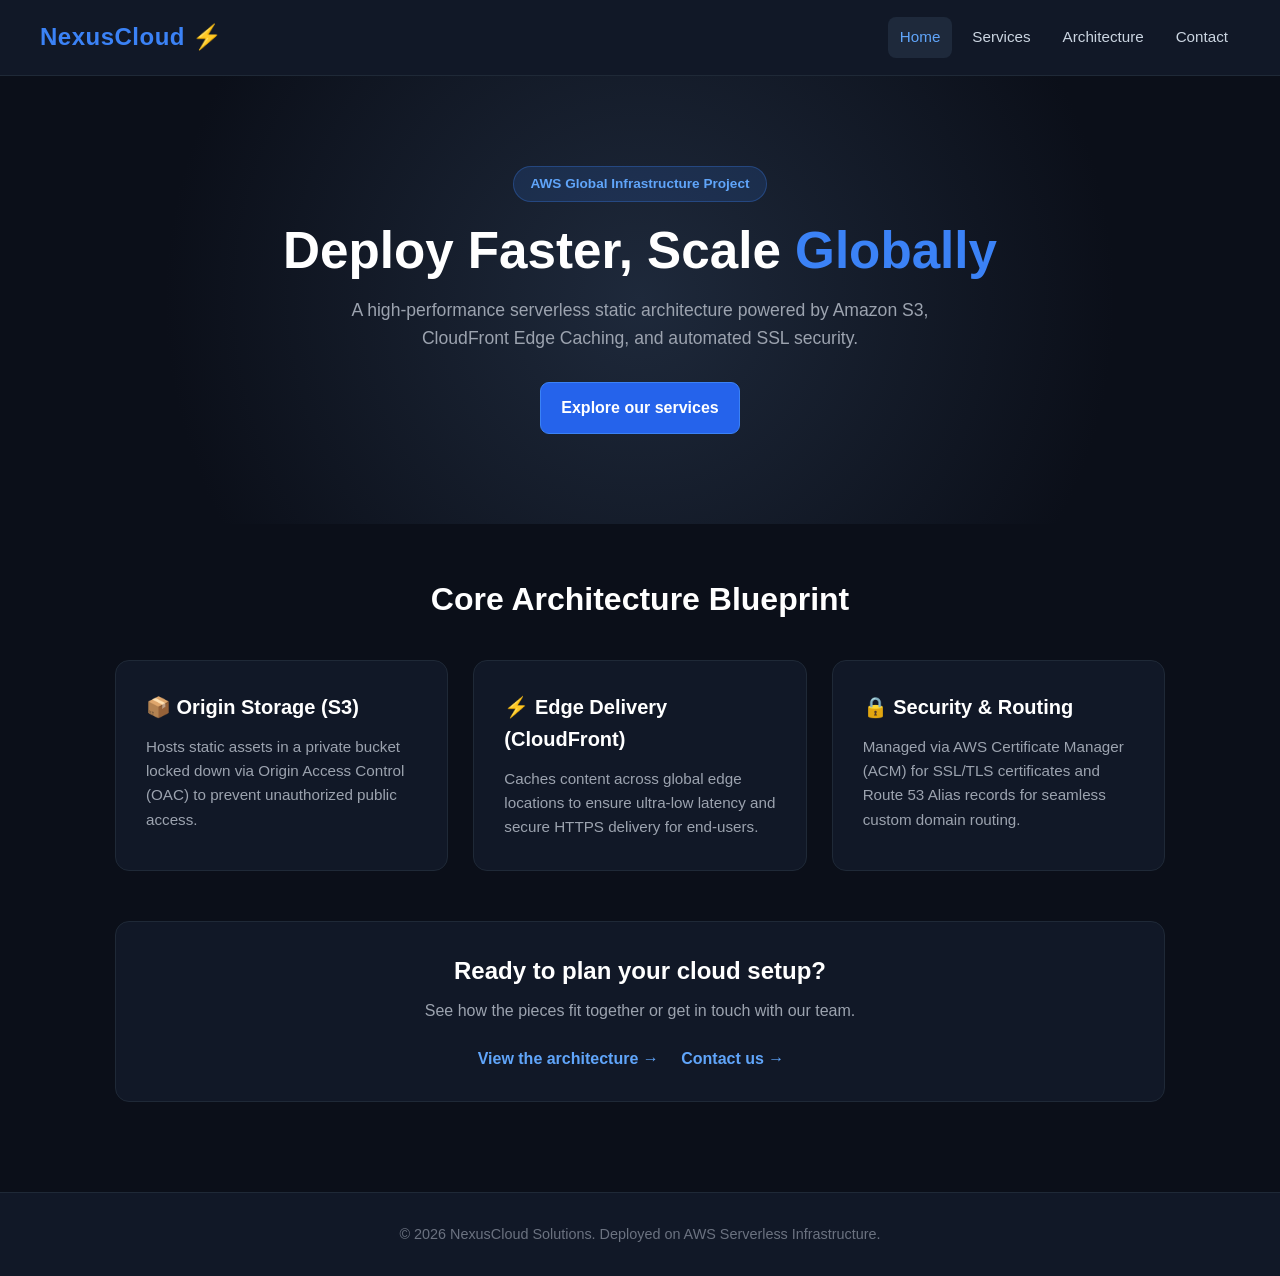
<file: index.html>
<!DOCTYPE html>
<html lang="en">
<head>
    <meta charset="UTF-8">
    <meta name="viewport" content="width=device-width, initial-scale=1.0">
    <title>NexusCloud | Scalable Infrastructure Solutions</title>
    <meta name="description" content="Explore NexusCloud's serverless cloud services, architecture, and AWS infrastructure solutions.">
    <link rel="stylesheet" href="styles.css">
</head>
<body>
    <header class="site-header">
        <a class="brand" href="index.html">NexusCloud <span aria-hidden="true">⚡</span></a>
        <nav class="site-nav" aria-label="Main navigation">
            <a href="index.html" aria-current="page">Home</a>
            <a href="services.html">Services</a>
            <a href="architecture.html">Architecture</a>
            <a href="contact.html">Contact</a>
        </nav>
    </header>

    <section class="hero">
        <div class="badge">AWS Global Infrastructure Project</div>
        <h1>Deploy Faster, Scale <span>Globally</span></h1>
        <p>A high-performance serverless static architecture powered by Amazon S3, CloudFront Edge Caching, and automated SSL security.</p>
        <a class="button" href="services.html">Explore our services</a>
    </section>

    <main class="container">
        <h2 class="section-title">Core Architecture Blueprint</h2>
        <div class="grid">
            <div class="card">
                <h3>📦 Origin Storage (S3)</h3>
                <p>Hosts static assets in a private bucket locked down via Origin Access Control (OAC) to prevent unauthorized public access.</p>
            </div>
            <div class="card">
                <h3>⚡ Edge Delivery (CloudFront)</h3>
                <p>Caches content across global edge locations to ensure ultra-low latency and secure HTTPS delivery for end-users.</p>
            </div>
            <div class="card">
                <h3>🔒 Security & Routing</h3>
                <p>Managed via AWS Certificate Manager (ACM) for SSL/TLS certificates and Route 53 Alias records for seamless custom domain routing.</p>
            </div>
        </div>
        <div class="page-cta">
            <h2>Ready to plan your cloud setup?</h2>
            <p>See how the pieces fit together or get in touch with our team.</p>
            <a class="text-link" href="architecture.html">View the architecture <span aria-hidden="true">→</span></a>
            <a class="text-link" href="contact.html">Contact us <span aria-hidden="true">→</span></a>
        </div>
    </main>

    <footer class="site-footer">
        <p>&copy; 2026 NexusCloud Solutions. Deployed on AWS Serverless Infrastructure.</p>
    </footer>
</body>
</html>
</file>
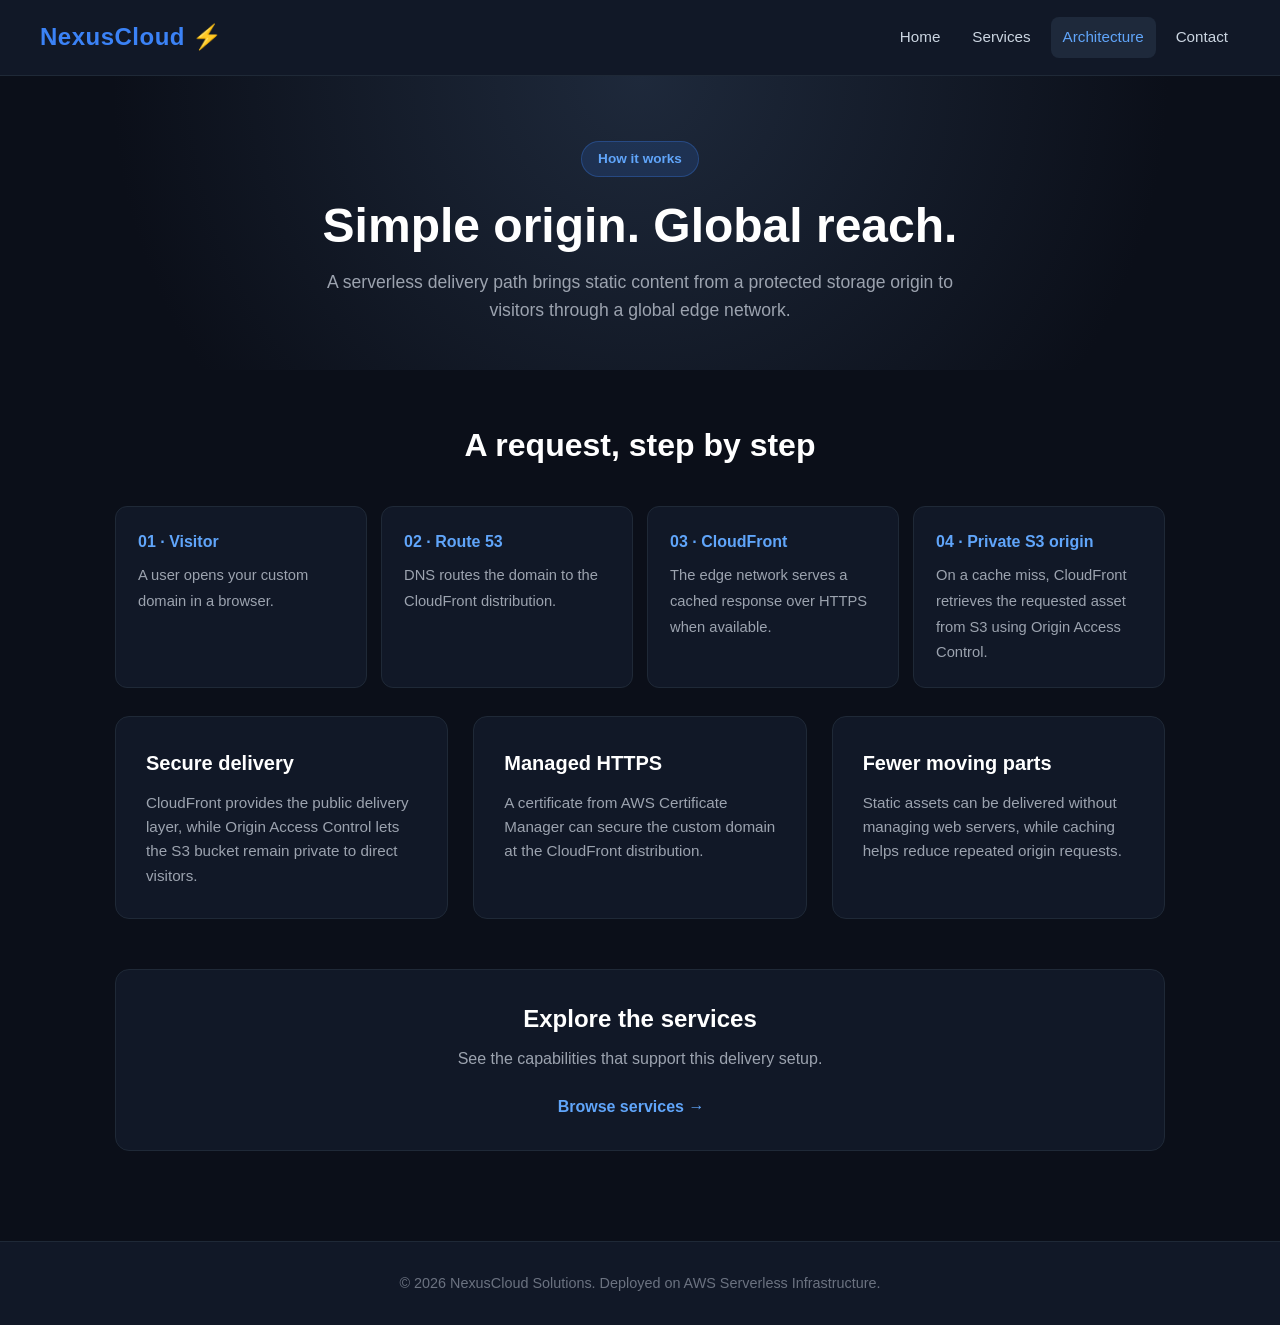
<file: architecture.html>
<!DOCTYPE html>
<html lang="en">
<head>
    <meta charset="UTF-8">
    <meta name="viewport" content="width=device-width, initial-scale=1.0">
    <meta name="description" content="Learn how NexusCloud's serverless AWS website architecture delivers static content securely around the world.">
    <title>Architecture | NexusCloud</title>
    <link rel="stylesheet" href="styles.css">
</head>
<body>
    <header class="site-header">
        <a class="brand" href="index.html">NexusCloud <span aria-hidden="true">⚡</span></a>
        <nav class="site-nav" aria-label="Main navigation">
            <a href="index.html">Home</a>
            <a href="services.html">Services</a>
            <a href="architecture.html" aria-current="page">Architecture</a>
            <a href="contact.html">Contact</a>
        </nav>
    </header>

    <main>
        <section class="page-intro">
            <div class="badge">How it works</div>
            <h1>Simple origin. Global reach.</h1>
            <p>A serverless delivery path brings static content from a protected storage origin to visitors through a global edge network.</p>
        </section>

        <section class="container">
            <h2 class="section-title">A request, step by step</h2>
            <ol class="architecture-flow">
                <li>
                    <strong>01 · Visitor</strong>
                    <span>A user opens your custom domain in a browser.</span>
                </li>
                <li>
                    <strong>02 · Route 53</strong>
                    <span>DNS routes the domain to the CloudFront distribution.</span>
                </li>
                <li>
                    <strong>03 · CloudFront</strong>
                    <span>The edge network serves a cached response over HTTPS when available.</span>
                </li>
                <li>
                    <strong>04 · Private S3 origin</strong>
                    <span>On a cache miss, CloudFront retrieves the requested asset from S3 using Origin Access Control.</span>
                </li>
            </ol>

            <div class="grid architecture-details">
                <article class="card">
                    <h3>Secure delivery</h3>
                    <p>CloudFront provides the public delivery layer, while Origin Access Control lets the S3 bucket remain private to direct visitors.</p>
                </article>
                <article class="card">
                    <h3>Managed HTTPS</h3>
                    <p>A certificate from AWS Certificate Manager can secure the custom domain at the CloudFront distribution.</p>
                </article>
                <article class="card">
                    <h3>Fewer moving parts</h3>
                    <p>Static assets can be delivered without managing web servers, while caching helps reduce repeated origin requests.</p>
                </article>
            </div>

            <div class="page-cta">
                <h2>Explore the services</h2>
                <p>See the capabilities that support this delivery setup.</p>
                <a class="text-link" href="services.html">Browse services <span aria-hidden="true">→</span></a>
            </div>
        </section>
    </main>

    <footer class="site-footer">
        <p>&copy; 2026 NexusCloud Solutions. Deployed on AWS Serverless Infrastructure.</p>
    </footer>
</body>
</html>
</file>
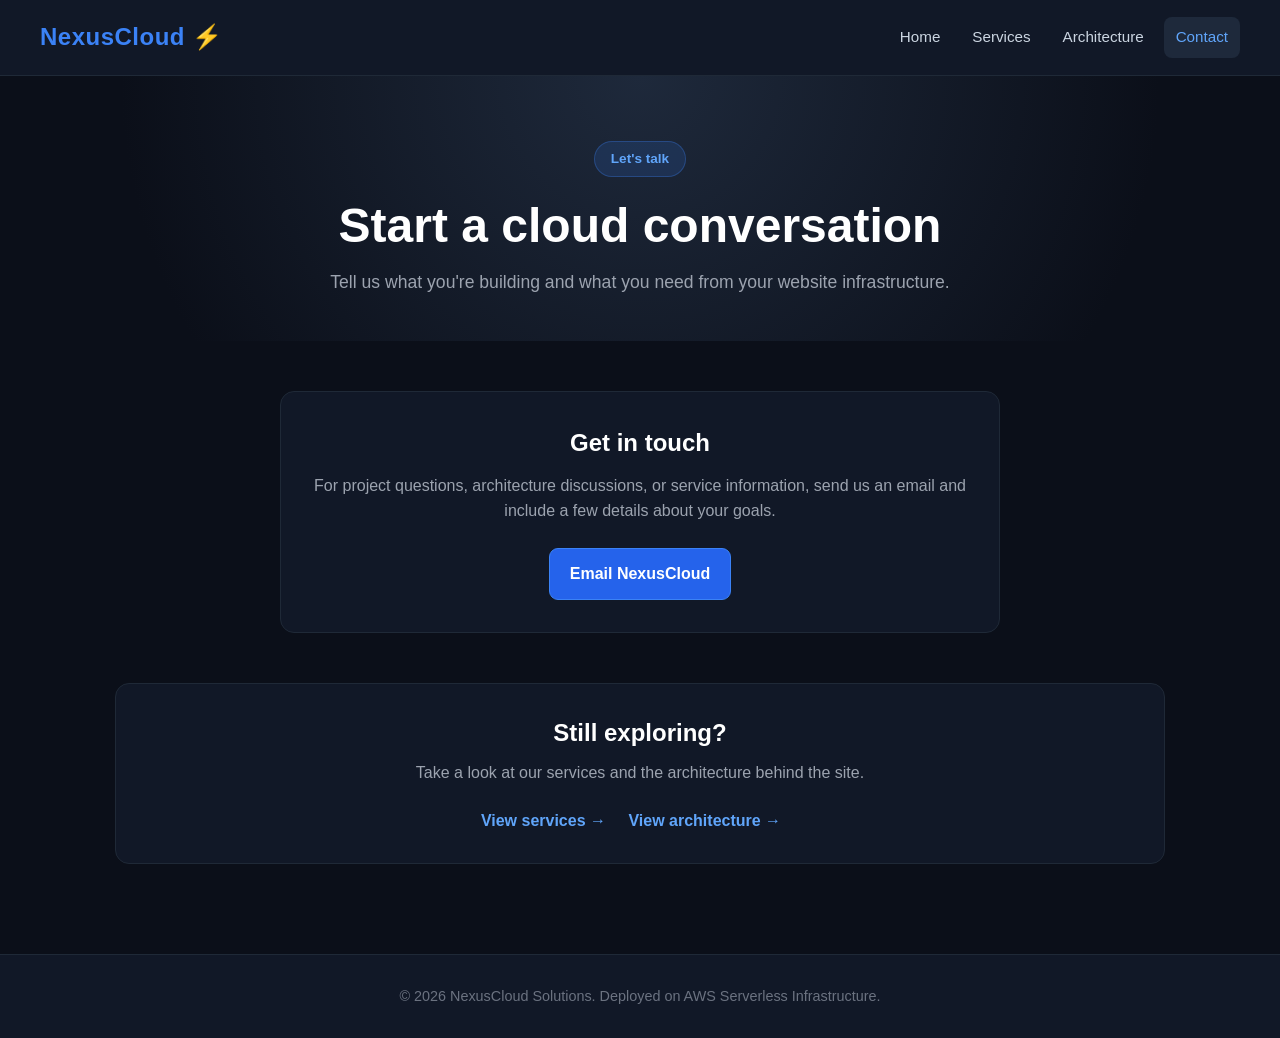
<file: contact.html>
<!DOCTYPE html>
<html lang="en">
<head>
    <meta charset="UTF-8">
    <meta name="viewport" content="width=device-width, initial-scale=1.0">
    <meta name="description" content="Contact NexusCloud to discuss your cloud website architecture and delivery needs.">
    <title>Contact | NexusCloud</title>
    <link rel="stylesheet" href="styles.css">
</head>
<body>
    <header class="site-header">
        <a class="brand" href="index.html">NexusCloud <span aria-hidden="true">⚡</span></a>
        <nav class="site-nav" aria-label="Main navigation">
            <a href="index.html">Home</a>
            <a href="services.html">Services</a>
            <a href="architecture.html">Architecture</a>
            <a href="contact.html" aria-current="page">Contact</a>
        </nav>
    </header>

    <main>
        <section class="page-intro">
            <div class="badge">Let's talk</div>
            <h1>Start a cloud conversation</h1>
            <p>Tell us what you're building and what you need from your website infrastructure.</p>
        </section>

        <section class="container">
            <div class="contact-panel">
                <h2>Get in touch</h2>
                <p>For project questions, architecture discussions, or service information, send us an email and include a few details about your goals.</p>
                <a class="button" href="mailto:hello@nexuscloud.example?subject=NexusCloud%20project%20enquiry">Email NexusCloud</a>
            </div>
            <div class="page-cta">
                <h2>Still exploring?</h2>
                <p>Take a look at our services and the architecture behind the site.</p>
                <a class="text-link" href="services.html">View services <span aria-hidden="true">→</span></a>
                <a class="text-link" href="architecture.html">View architecture <span aria-hidden="true">→</span></a>
            </div>
        </section>
    </main>

    <footer class="site-footer">
        <p>&copy; 2026 NexusCloud Solutions. Deployed on AWS Serverless Infrastructure.</p>
    </footer>
</body>
</html>
</file>
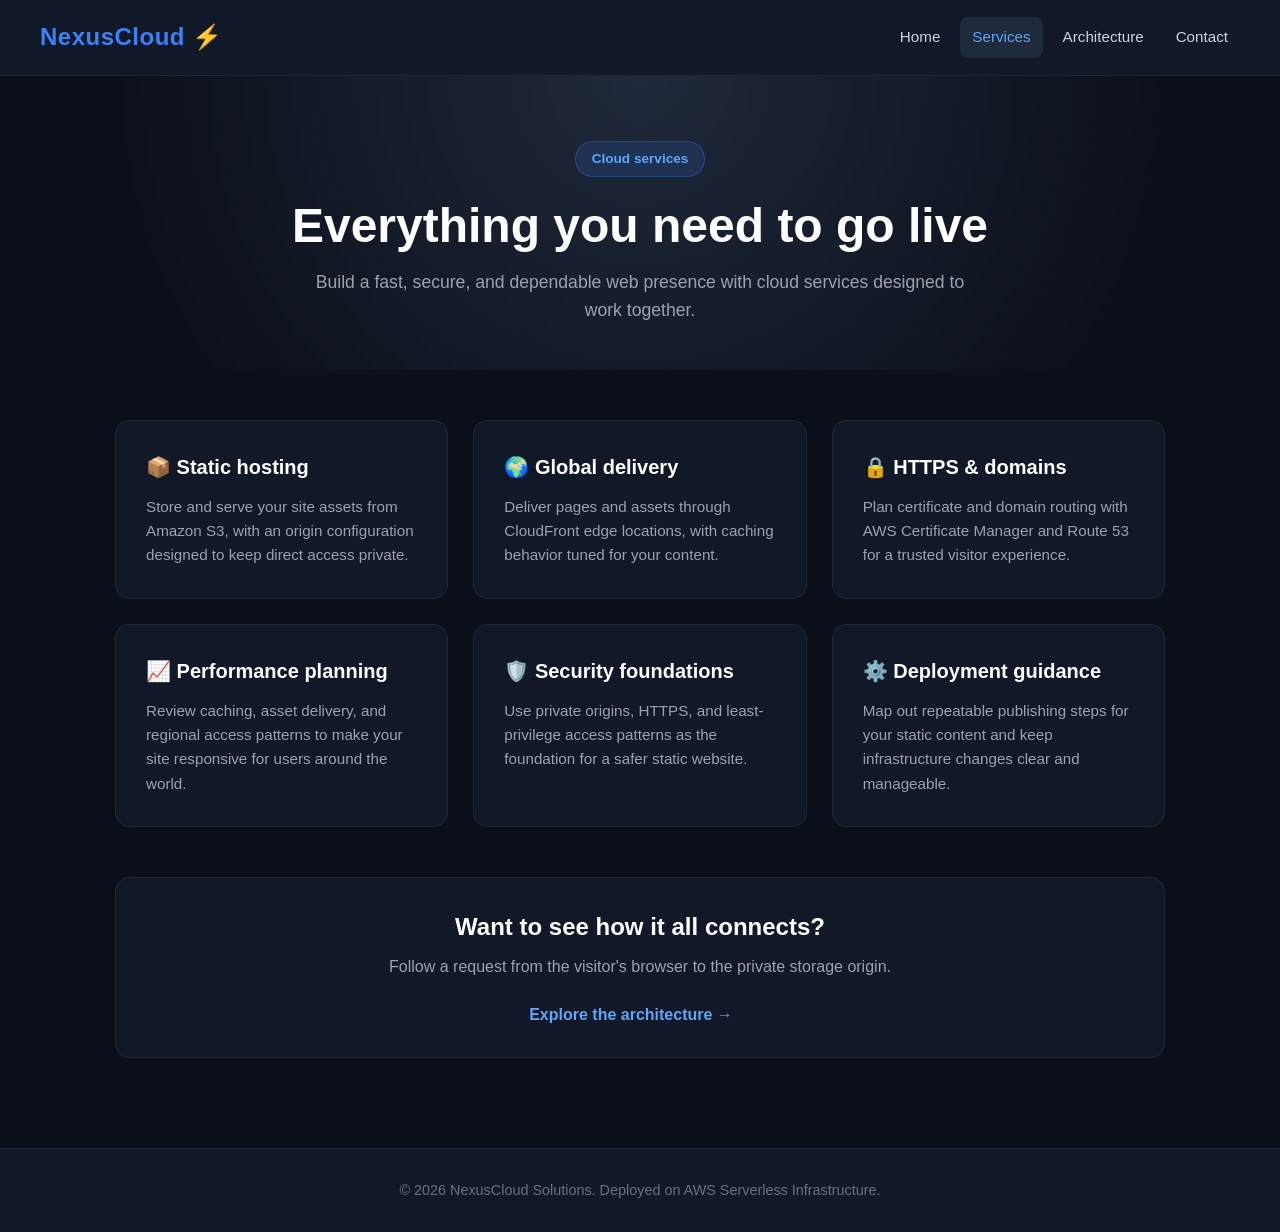
<file: services.html>
<!DOCTYPE html>
<html lang="en">
<head>
    <meta charset="UTF-8">
    <meta name="viewport" content="width=device-width, initial-scale=1.0">
    <meta name="description" content="Explore NexusCloud's cloud hosting, edge delivery, security, and operations services.">
    <title>Services | NexusCloud</title>
    <link rel="stylesheet" href="styles.css">
</head>
<body>
    <header class="site-header">
        <a class="brand" href="index.html">NexusCloud <span aria-hidden="true">⚡</span></a>
        <nav class="site-nav" aria-label="Main navigation">
            <a href="index.html">Home</a>
            <a href="services.html" aria-current="page">Services</a>
            <a href="architecture.html">Architecture</a>
            <a href="contact.html">Contact</a>
        </nav>
    </header>

    <main>
        <section class="page-intro">
            <div class="badge">Cloud services</div>
            <h1>Everything you need to go live</h1>
            <p>Build a fast, secure, and dependable web presence with cloud services designed to work together.</p>
        </section>

        <section class="container" aria-label="Our services">
            <div class="grid">
                <article class="card">
                    <h3>📦 Static hosting</h3>
                    <p>Store and serve your site assets from Amazon S3, with an origin configuration designed to keep direct access private.</p>
                </article>
                <article class="card">
                    <h3>🌍 Global delivery</h3>
                    <p>Deliver pages and assets through CloudFront edge locations, with caching behavior tuned for your content.</p>
                </article>
                <article class="card">
                    <h3>🔒 HTTPS &amp; domains</h3>
                    <p>Plan certificate and domain routing with AWS Certificate Manager and Route 53 for a trusted visitor experience.</p>
                </article>
                <article class="card">
                    <h3>📈 Performance planning</h3>
                    <p>Review caching, asset delivery, and regional access patterns to make your site responsive for users around the world.</p>
                </article>
                <article class="card">
                    <h3>🛡️ Security foundations</h3>
                    <p>Use private origins, HTTPS, and least-privilege access patterns as the foundation for a safer static website.</p>
                </article>
                <article class="card">
                    <h3>⚙️ Deployment guidance</h3>
                    <p>Map out repeatable publishing steps for your static content and keep infrastructure changes clear and manageable.</p>
                </article>
            </div>
            <div class="page-cta">
                <h2>Want to see how it all connects?</h2>
                <p>Follow a request from the visitor's browser to the private storage origin.</p>
                <a class="text-link" href="architecture.html">Explore the architecture <span aria-hidden="true">→</span></a>
            </div>
        </section>
    </main>

    <footer class="site-footer">
        <p>&copy; 2026 NexusCloud Solutions. Deployed on AWS Serverless Infrastructure.</p>
    </footer>
</body>
</html>
</file>
<file: styles.css>
* {
    box-sizing: border-box;
}

html {
    scroll-behavior: smooth;
}

body {
    margin: 0;
    background: #0b0f19;
    color: #f3f4f6;
    font-family: "Segoe UI", Tahoma, Geneva, Verdana, sans-serif;
    line-height: 1.6;
}

a {
    color: inherit;
}

.site-header {
    min-height: 76px;
    padding: 16px 40px;
    background: #111827;
    border-bottom: 1px solid #1f2937;
    display: flex;
    justify-content: space-between;
    align-items: center;
    gap: 24px;
}

.brand {
    color: #3b82f6;
    font-size: 1.5rem;
    font-weight: 700;
    letter-spacing: 0.5px;
    text-decoration: none;
    white-space: nowrap;
}

.site-nav {
    display: flex;
    flex-wrap: wrap;
    gap: 8px;
}

.site-nav a {
    padding: 8px 12px;
    border-radius: 8px;
    color: #cbd5e1;
    font-size: 0.95rem;
    text-decoration: none;
    transition: color 0.2s ease, background 0.2s ease;
}

.site-nav a:hover,
.site-nav a:focus-visible,
.site-nav a[aria-current="page"] {
    background: #1e293b;
    color: #60a5fa;
}

.hero {
    padding: 90px 20px;
    background: radial-gradient(circle at center, #1e293b 0%, #0b0f19 70%);
    text-align: center;
}

.hero h1 {
    margin: 0 0 15px;
    color: #fff;
    font-size: clamp(2.35rem, 6vw, 3.2rem);
    font-weight: 800;
    line-height: 1.15;
}

.hero h1 span {
    color: #3b82f6;
}

.hero p,
.page-intro p {
    max-width: 650px;
    margin: 0 auto 30px;
    color: #9ca3af;
    font-size: 1.1rem;
}

.badge {
    display: inline-block;
    margin-bottom: 20px;
    padding: 6px 16px;
    border: 1px solid rgba(59, 130, 246, 0.3);
    border-radius: 20px;
    background: rgba(59, 130, 246, 0.15);
    color: #60a5fa;
    font-size: 0.85rem;
    font-weight: 600;
}

.button {
    display: inline-block;
    padding: 12px 20px;
    border: 1px solid #3b82f6;
    border-radius: 9px;
    background: #2563eb;
    color: #fff;
    font-weight: 600;
    text-decoration: none;
    transition: background 0.2s ease, transform 0.2s ease;
}

.button:hover,
.button:focus-visible {
    transform: translateY(-2px);
    background: #1d4ed8;
}

.container {
    width: min(100% - 40px, 1050px);
    margin: 0 auto;
    padding: 50px 0;
}

.section-title {
    margin: 0 0 35px;
    color: #fff;
    font-size: 2rem;
    font-weight: 700;
    text-align: center;
}

.grid {
    display: grid;
    grid-template-columns: repeat(auto-fit, minmax(min(100%, 280px), 1fr));
    gap: 25px;
}

.card {
    padding: 30px;
    border: 1px solid #1f2937;
    border-radius: 14px;
    background: #111827;
    transition: transform 0.3s ease, border-color 0.3s ease, box-shadow 0.3s ease;
}

.card:hover {
    transform: translateY(-5px);
    border-color: #3b82f6;
    box-shadow: 0 10px 25px -5px rgba(59, 130, 246, 0.1);
}

.card h3 {
    margin: 0 0 12px;
    color: #fff;
    font-size: 1.25rem;
}

.card p {
    margin: 0;
    color: #9ca3af;
    font-size: 0.95rem;
}

.page-intro {
    padding: 65px 20px 45px;
    background: radial-gradient(circle at center top, #1e293b 0%, #0b0f19 75%);
    text-align: center;
}

.page-intro h1 {
    margin: 0 0 14px;
    color: #fff;
    font-size: clamp(2.2rem, 5vw, 3rem);
    line-height: 1.2;
}

.page-intro p {
    margin-bottom: 0;
}

.text-link {
    display: inline-block;
    margin: 8px 18px 0 0;
    color: #60a5fa;
    font-weight: 600;
    text-decoration: none;
}

.text-link:hover,
.text-link:focus-visible {
    color: #93c5fd;
    text-decoration: underline;
}

.page-cta {
    margin-top: 50px;
    padding: 30px;
    border: 1px solid #1f2937;
    border-radius: 14px;
    background: #111827;
    text-align: center;
}

.page-cta h2 {
    margin: 0 0 8px;
    color: #fff;
}

.page-cta p {
    margin: 0 0 14px;
    color: #9ca3af;
}

.architecture-flow {
    display: grid;
    grid-template-columns: repeat(auto-fit, minmax(min(100%, 190px), 1fr));
    gap: 14px;
    margin: 0;
    padding: 0;
    list-style: none;
}

.architecture-flow li {
    padding: 22px;
    border: 1px solid #1f2937;
    border-radius: 12px;
    background: #111827;
}

.architecture-flow strong {
    display: block;
    margin-bottom: 8px;
    color: #60a5fa;
}

.architecture-flow span {
    color: #9ca3af;
    font-size: 0.92rem;
}

.architecture-details {
    margin-top: 28px;
}

.contact-panel {
    max-width: 720px;
    margin: 0 auto;
    padding: 32px;
    border: 1px solid #1f2937;
    border-radius: 14px;
    background: #111827;
    text-align: center;
}

.contact-panel h2 {
    margin: 0 0 10px;
    color: #fff;
}

.contact-panel p {
    margin: 0 auto 24px;
    color: #9ca3af;
}

.site-footer {
    margin-top: 40px;
    padding: 30px 20px;
    border-top: 1px solid #1f2937;
    background: #111827;
    color: #6b7280;
    font-size: 0.9rem;
    text-align: center;
}

.site-footer p {
    margin: 0;
}

@media (max-width: 640px) {
    .site-header {
        padding: 16px 20px;
        align-items: flex-start;
        flex-direction: column;
        gap: 10px;
    }

    .site-nav {
        gap: 2px;
        margin-left: -10px;
    }

    .site-nav a {
        padding: 7px 10px;
    }

    .hero {
        padding: 70px 20px;
    }

    .contact-panel {
        padding: 24px 18px;
    }
}
</file>
